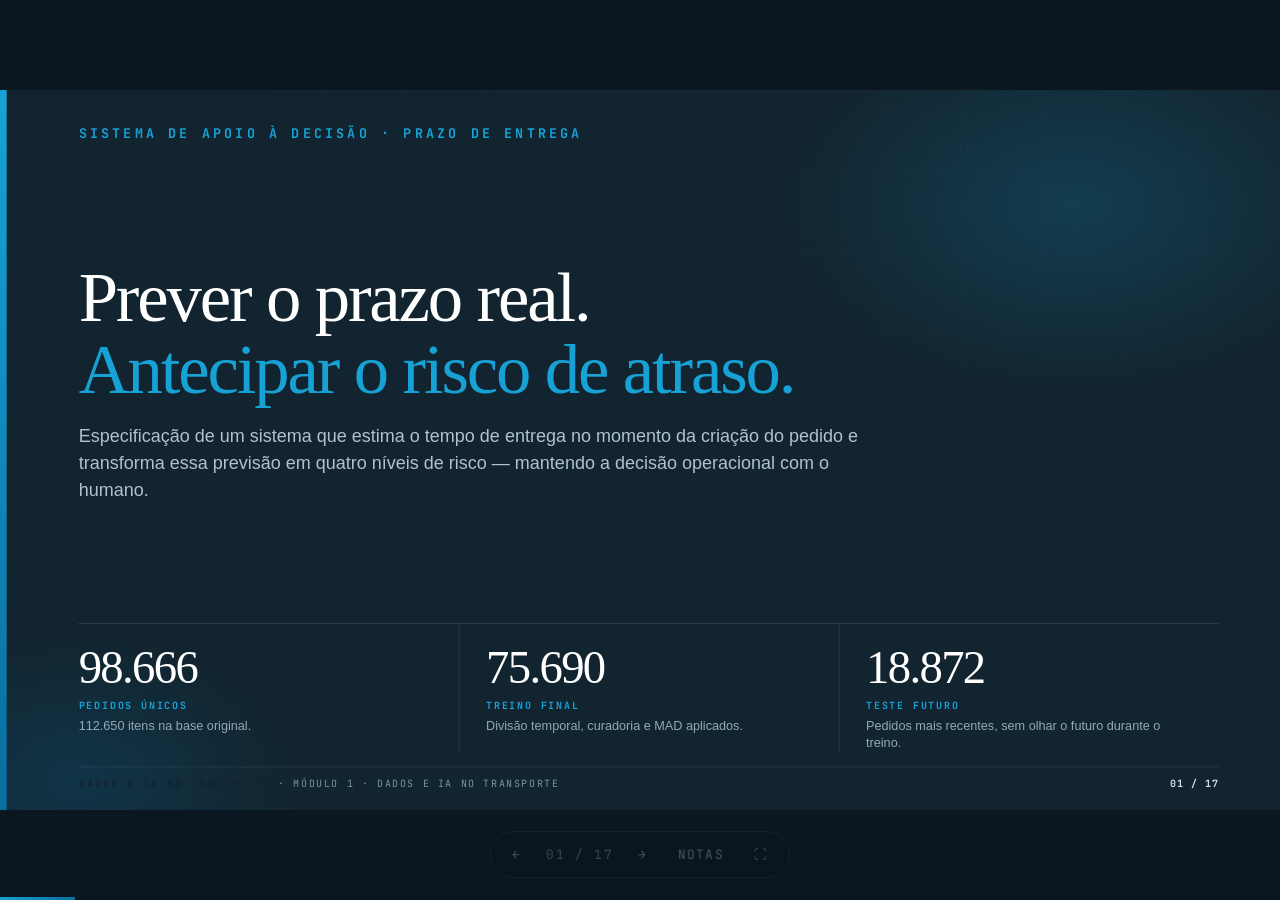
<file: apresentacao_previsao_prazo.html>
<!DOCTYPE html>
<html lang="pt-BR">
<head>
<meta charset="UTF-8"/>
<meta name="viewport" content="width=device-width, initial-scale=1.0"/>
<title>Previsão de Prazo e Risco de Atraso · Dossiê Técnico</title>

<!-- ===========================================================
     TIPOGRAFIA
     Display/serif editorial: Bespoke Serif (Fontshare)
     Texto e interface:       Satoshi (Fontshare)
     Dados e fórmulas:        JetBrains Mono (Google)
     =========================================================== -->
<link rel="preconnect" href="https://api.fontshare.com"/>
<link rel="stylesheet" href="https://api.fontshare.com/v2/css?f[]=bespoke-serif@400,500,700&f[]=satoshi@400,500,700,900&display=swap"/>
<link rel="stylesheet" href="https://fonts.googleapis.com/css2?family=JetBrains+Mono:wght@400;500;700&display=swap"/>

<style>
/* ===========================================================
   1. TOKENS DO SISTEMA DE DESIGN
   Alterar aqui muda o deck inteiro.
   =========================================================== */
:root{
  /* Tinta e papel — paleta editorial quente, pensada para projeção e impressão */
  --ink:#12242F;          /* petróleo profundo: títulos e números */
  --ink-2:#3A5260;        /* corpo de texto */
  --muted:#71889A;        /* metadados, legendas */
  --paper:#F2EFE9;        /* fundo do slide (osso quente) */
  --paper-2:#FBFAF7;      /* superfície de card */
  --rule:#D9D2C6;         /* fio principal */
  --rule-2:#E9E4DA;       /* fio secundário */

  /* Azul institucional, aprofundado para uso editorial */
  --accent:#0A6E9E;
  --accent-2:#17A2D6;
  --accent-wash:#E7F1F6;

  /* Semântica de dados */
  --good:#2C7A5B;  --good-wash:#EAF3EE;
  --warn:#A97317;  --warn-wash:#FAF2E4;
  --bad:#A83B2E;   --bad-wash:#FAEDEB;

  --stage-bg:#0B1720;     /* letterbox ao redor do palco */
  --slide-bg:var(--paper);

  /* Tipografia */
  --display:'Bespoke Serif','Iowan Old Style',Georgia,'Times New Roman',serif;
  --body:'Satoshi','Segoe UI',Helvetica,Arial,sans-serif;
  --mono:'JetBrains Mono',Consolas,'Courier New',monospace;

  /* Movimento */
  --e:cubic-bezier(.16,1,.3,1);
  --dur:.62s;
}

*{margin:0;padding:0;box-sizing:border-box}

/* ===========================================================
   2. BASE DE PALCO FIXO 16:9  (viewport-base.css — íntegro)
   Slides são desenhados em 1920×1080 e o palco inteiro é escalado.
   =========================================================== */
html,body{width:100%;height:100%;margin:0;overflow:hidden;background:var(--stage-bg,#000)}
.deck-viewport{position:fixed;inset:0;overflow:hidden;background:var(--stage-bg,#000)}
.deck-stage{position:absolute;left:0;top:0;width:1920px;height:1080px;overflow:hidden;transform-origin:0 0;background:var(--slide-bg,#fff)}
.slide{position:absolute;inset:0;width:1920px;height:1080px;overflow:hidden;display:block;visibility:hidden;opacity:0;pointer-events:none;background:var(--slide-bg,#fff)}
.slide.active,.slide.visible{visibility:visible;opacity:1;pointer-events:auto;z-index:1}
img,video,canvas,svg{max-width:100%;max-height:100%}
.deck-controls{position:fixed;left:50%;bottom:22px;transform:translateX(-50%);z-index:1000}
@media print{
  html,body{width:1920px;height:auto;overflow:visible;background:#fff}
  .deck-viewport{position:static;overflow:visible;background:#fff}
  .deck-stage{position:static;width:auto;height:auto;transform:none!important;background:none}
  .slide{position:relative;display:block!important;visibility:visible!important;opacity:1!important;pointer-events:auto!important;width:1920px;height:1080px;break-after:page;page-break-after:always}
  .slide:last-child{break-after:auto;page-break-after:auto}
  .deck-controls{display:none!important}
}
@media (prefers-reduced-motion:reduce){
  *,*::before,*::after{animation-duration:.01ms!important;transition-duration:.2s!important}
}

/* ===========================================================
   3. ESTRUTURA DO SLIDE
   Grade: filete de 10px à esquerda, cabeçalho com fio, corpo
   flexível, rodapé fixo. Tudo em px na escala 1920×1080.
   =========================================================== */
.slide{
  font-family:var(--body);color:var(--ink-2);
  padding:52px 92px 78px 118px;
  display:flex;flex-direction:column;
  transition:opacity .5s var(--e);
}
/* filete institucional */
.slide::before{content:"";position:absolute;left:0;top:0;bottom:0;width:10px;
  background:linear-gradient(180deg,var(--accent-2),var(--accent) 55%,#07506F)}
/* textura de papel: grade técnica muito discreta */
.slide::after{content:"";position:absolute;inset:0;pointer-events:none;opacity:.5;
  background-image:linear-gradient(var(--rule-2) 1px,transparent 1px),linear-gradient(90deg,var(--rule-2) 1px,transparent 1px);
  background-size:120px 120px;-webkit-mask-image:radial-gradient(ellipse at 82% 8%,#000 0%,transparent 62%);mask-image:radial-gradient(ellipse at 82% 8%,#000 0%,transparent 62%)}

.head{position:relative;z-index:2;display:flex;align-items:flex-end;justify-content:space-between;gap:48px;
  border-bottom:1px solid var(--rule);padding-bottom:16px;margin-bottom:24px}
.kicker{font-family:var(--mono);font-size:20px;font-weight:700;letter-spacing:.24em;
  text-transform:uppercase;color:var(--accent)}
h2{font-family:var(--display);font-weight:500;font-size:62px;line-height:1.04;
  letter-spacing:-.022em;color:var(--ink);margin-top:14px;max-width:1480px}
h2 em{font-style:normal;color:var(--accent);font-weight:700}
.tag{flex:0 0 auto;font-family:var(--mono);font-size:16px;font-weight:500;letter-spacing:.14em;
  text-transform:uppercase;color:var(--muted);border:1px solid var(--rule);border-radius:999px;padding:9px 16px;background:var(--paper-2)}

.body{position:relative;z-index:2;flex:1;min-height:0;display:flex;flex-direction:column;gap:18px}

.foot{position:absolute;z-index:2;left:118px;right:92px;bottom:30px;display:flex;justify-content:space-between;
  align-items:baseline;border-top:1px solid var(--rule-2);padding-top:14px;
  font-family:var(--mono);font-size:15px;letter-spacing:.16em;text-transform:uppercase;color:var(--muted)}
.foot .pg{color:var(--ink);font-weight:700;letter-spacing:.1em}
.foot strong{color:var(--ink);font-weight:700;letter-spacing:.2em}

/* ===========================================================
   4. COMPONENTES
   =========================================================== */
.grid2{display:grid;grid-template-columns:1fr 1fr;gap:26px}
.grid3{display:grid;grid-template-columns:repeat(3,1fr);gap:22px}
.fill-row{flex:1;min-height:0}
/* grupo de cards com altura natural, centrado no espaço disponível */
.vcenter{align-content:center}
.vcenter>.card{justify-content:flex-start!important}

.card{position:relative;background:var(--paper-2);border:1px solid var(--rule);border-radius:6px;
  padding:26px 30px;display:flex;flex-direction:column;gap:12px}
.card.top-accent::before{content:"";position:absolute;left:-1px;right:-1px;top:-1px;height:3px;
  background:var(--accent);border-radius:6px 6px 0 0}

h3{font-family:var(--display);font-weight:500;font-size:32px;line-height:1.15;letter-spacing:-.015em;color:var(--ink)}
h3 .dir{font-family:var(--mono);font-size:16px;font-weight:500;letter-spacing:.12em;text-transform:uppercase;color:var(--muted);white-space:nowrap}
.eyebrow{font-family:var(--mono);font-size:15px;font-weight:700;letter-spacing:.2em;text-transform:uppercase;color:var(--muted)}
p{font-size:22px;line-height:1.45}
.small{font-size:19px;line-height:1.42;color:var(--muted)}
.tiny{font-size:17px;line-height:1.4;color:var(--muted)}
b,strong{color:var(--ink);font-weight:700}
ul,ol{margin-left:22px;display:flex;flex-direction:column;gap:9px}
li{font-size:21px;line-height:1.4}
.rule{height:1px;background:var(--rule);margin:4px 0}

/* fórmula / código */
.formula{font-family:var(--mono);font-size:20px;line-height:1.5;color:#0E3D53;
  background:var(--accent-wash);border-left:3px solid var(--accent);border-radius:4px;padding:12px 17px}
.formula.band{font-size:26px;text-align:center;border-left:0;border-top:1px solid #C9E1EC;border-bottom:1px solid #C9E1EC;border-radius:0}

/* destaque */
.callout{border:1px solid var(--rule);border-left:4px solid var(--accent);background:#F6FAFC;
  border-radius:4px;padding:14px 19px;font-size:21px;line-height:1.38}
.callout.warn{border-left-color:var(--warn);background:var(--warn-wash);border-color:#EEDFC0}
.callout.bad{border-left-color:var(--bad);background:var(--bad-wash);border-color:#EFD3CE}
.callout.good{border-left-color:var(--good);background:var(--good-wash);border-color:#CFE4D8}

/* etiquetas */
.pill{display:inline-block;font-family:var(--mono);font-size:17px;font-weight:500;
  border:1px solid #BFDCE9;background:#EDF6FA;color:#0A5D85;border-radius:999px;padding:6px 13px}
.pill.gray{border-color:var(--rule);background:#F1EEE8;color:#5B6E7A}
.pill.bad{border-color:#EBC9C3;background:var(--bad-wash);color:var(--bad)}

/* números-chave */
.stat{display:flex;flex-direction:column;gap:8px;justify-content:center}
.stat .n{font-family:var(--display);font-weight:500;font-size:66px;line-height:1;letter-spacing:-.035em;
  color:var(--ink);font-feature-settings:"tnum" 1}
.stat .l{font-family:var(--mono);font-size:15px;font-weight:700;letter-spacing:.18em;text-transform:uppercase;color:var(--accent)}

/* tabelas editoriais: fios, sem preenchimento pesado */
table{width:100%;border-collapse:collapse;font-feature-settings:"tnum" 1}
th{font-family:var(--mono);font-size:15px;font-weight:700;letter-spacing:.14em;text-transform:uppercase;
  color:var(--muted);text-align:left;padding:0 14px 12px;border-bottom:2px solid var(--ink)}
td{font-size:21px;padding:12px 14px;border-bottom:1px solid var(--rule-2);color:var(--ink-2)}
tbody tr:last-child td{border-bottom:0}
td.num,th.num{text-align:right}
tr.hl td{background:var(--accent-wash);color:#0A4B69}
tr.hl td:first-child{box-shadow:inset 3px 0 0 var(--accent)}
tr.hl2 td{background:var(--warn-wash)}
tr.hl2 td:first-child{box-shadow:inset 3px 0 0 var(--warn)}

/* barras horizontais comparativas */
.bars{display:flex;flex-direction:column;gap:2px}
.bars .row{display:grid;grid-template-columns:262px 1fr 100px;gap:18px;align-items:center;height:44px}
.bars .nm{font-size:19px;color:var(--ink-2)}
.bars .tr{height:9px;background:#E4DFD5;border-radius:999px;overflow:hidden}
.bars .fl{display:block;height:100%;width:0;border-radius:999px;
  background:linear-gradient(90deg,var(--accent-2),var(--accent));transition:width 1s var(--e) .15s}
.slide.visible .bars .fl{width:var(--w)}
.bars .vl{font-family:var(--mono);font-size:19px;font-weight:700;color:var(--ink);text-align:right}
.bars .row.best .nm{color:var(--ink);font-weight:700}
.bars .row.best .fl{background:linear-gradient(90deg,#3FBF8E,var(--good))}

/* funil de curadoria */
.funnel{display:grid;grid-template-columns:repeat(7,1fr);gap:16px;height:262px}
.fstep{display:flex;flex-direction:column;justify-content:flex-end;text-align:center}
.fstep .fn{font-family:var(--mono);font-size:20px;font-weight:700;color:var(--ink);margin-bottom:9px}
.fstep .ft{flex:1;display:flex;align-items:flex-end;min-height:0}
.fstep .fb{width:100%;height:0;border-radius:4px 4px 0 0;
  background:linear-gradient(180deg,var(--accent-2),var(--accent));transition:height 1.1s var(--e) .2s}
.slide.visible .fstep .fb{height:var(--h)}
.fstep.last .fb{background:linear-gradient(180deg,#3FBF8E,var(--good))}
.fstep .fcap{font-size:17px;color:var(--muted);line-height:1.25;margin-top:11px;min-height:42px}

/* fronteira temporal */
.axis{display:grid;grid-template-columns:1fr auto 1fr;align-items:center;gap:22px;
  background:var(--paper-2);border:1px solid var(--rule);border-radius:6px;padding:16px 26px}
.axis .seg{display:flex;align-items:center;gap:16px;font-family:var(--mono);font-size:17px;
  letter-spacing:.12em;text-transform:uppercase;color:var(--ink)}
.axis .seg.r{justify-content:flex-end}
.axis .ln{flex:1;height:4px;border-radius:999px}
.axis .ln.x{background:linear-gradient(90deg,#BEE2F0,var(--accent))}
.axis .ln.y{background:linear-gradient(90deg,#CFD6DB,#8C9FAB)}
.axis .cut{font-family:var(--mono);font-size:16px;font-weight:700;letter-spacing:.14em;text-transform:uppercase;
  color:var(--accent);text-align:center;line-height:1.35;padding:4px 20px;
  border-left:2px dashed var(--accent);border-right:2px dashed var(--accent)}

.frow{display:grid;grid-template-columns:162px 1fr;gap:18px;align-items:start;
  padding:13px 0;border-top:1px solid var(--rule-2)}
.frow:first-child{border-top:0;padding-top:4px}
.frow .flab{font-family:var(--mono);font-size:15px;font-weight:700;letter-spacing:.16em;
  text-transform:uppercase;color:var(--ink);padding-top:7px}
.frow .fv{display:flex;flex-wrap:wrap;gap:7px}
.frow .fd{width:100%;font-size:19px;color:var(--muted);line-height:1.35;margin-top:6px}

/* matriz de confusão com marginais */
.cm{display:grid;grid-template-columns:196px 1fr 1fr 152px;grid-template-rows:auto 1fr 1fr auto;gap:10px;flex:1;min-height:0}
.cm .h,.cm .s{display:flex;align-items:center;justify-content:center;text-align:center;
  font-family:var(--mono);font-size:16px;font-weight:700;letter-spacing:.12em;text-transform:uppercase;
  color:var(--ink);background:#EAE5DB;border:1px solid var(--rule);border-radius:5px;padding:12px 8px}
.cm .c{display:flex;flex-direction:column;align-items:center;justify-content:center;gap:6px;
  border:1px solid var(--rule);border-radius:6px;background:var(--paper-2)}
.cm .c .n{font-family:var(--display);font-weight:500;font-size:56px;line-height:1;letter-spacing:-.03em;color:var(--ink);font-feature-settings:"tnum" 1}
.cm .c .l{font-family:var(--mono);font-size:15px;letter-spacing:.1em;text-transform:uppercase;color:var(--muted)}
.cm .c.good{background:var(--good-wash);border-color:#CFE4D8}
.cm .c.warn{background:var(--warn-wash);border-color:#EEDFC0}
.cm .c.bad{background:var(--bad-wash);border-color:#EFD3CE}
.cm .t{display:flex;flex-direction:column;align-items:center;justify-content:center;gap:4px;
  border:1px dashed var(--rule);border-radius:5px;background:#F0EDE6}
.cm .t .n{font-family:var(--mono);font-size:26px;font-weight:700;color:var(--ink)}
.cm .t .l{font-family:var(--mono);font-size:13px;letter-spacing:.14em;text-transform:uppercase;color:var(--muted)}
.cm .t.grand{border-style:solid;background:#E5EFF4;border-color:#C6DEE9}

/* faixas de risco */
.risk{display:grid;grid-template-columns:repeat(4,1fr);gap:20px;flex:1;min-height:0;align-content:center}
.risk .r{position:relative;background:var(--paper-2);border:1px solid var(--rule);border-radius:6px;
  padding:34px 28px;display:flex;flex-direction:column;gap:18px;justify-content:flex-start}
.risk .act{border-top:1px solid var(--rule-2);padding-top:20px;display:flex;flex-direction:column;gap:7px;margin-top:2px}
.risk .act .k{font-family:var(--mono);font-size:14px;font-weight:700;letter-spacing:.18em;text-transform:uppercase;color:var(--accent)}
.risk .act .v{font-size:24px;line-height:1.33;color:var(--ink)}
.risk .r::before{content:"";position:absolute;left:-1px;right:-1px;top:-1px;height:5px;border-radius:6px 6px 0 0}
.risk .low::before{background:var(--good)}
.risk .mod::before{background:#C9A227}
.risk .high::before{background:#C8781F}
.risk .crit::before{background:var(--bad)}
.risk .rt{font-family:var(--display);font-size:46px;font-weight:500;letter-spacing:-.02em;color:var(--ink)}
.risk .rr{font-family:var(--mono);font-size:22px;color:#1F3B49;background:#F0EDE6;
  border:1px solid var(--rule-2);border-radius:4px;padding:13px 14px;text-align:center}
.risk .rd{font-size:25px;line-height:1.36;color:var(--ink-2)}

/* glossario de metricas (ideia da outra versao) */
.gloss{display:grid;grid-template-columns:repeat(4,1fr);gap:20px;flex:1;min-height:0;align-content:center}
.gloss .g{position:relative;background:var(--paper-2);border:1px solid var(--rule);border-radius:6px;
  padding:30px 26px;display:flex;flex-direction:column;gap:18px}
.gloss .g::before{content:"";position:absolute;left:-1px;right:-1px;top:-1px;height:4px;
  background:var(--accent);border-radius:6px 6px 0 0}
.gloss .g.curation::before{background:var(--warn)}
.gloss .sig{font-family:var(--display);font-size:66px;font-weight:500;line-height:1;letter-spacing:-.03em;color:var(--ink)}
.gloss .pt{font-size:24px;line-height:1.28;color:var(--ink)}
.gloss .en{font-family:var(--mono);font-size:16px;margin-top:4px;letter-spacing:.06em;color:var(--muted)}
.gloss .fx{font-family:var(--mono);font-size:18px;line-height:1.5;color:#0E3D53;
  background:var(--accent-wash);border-radius:4px;padding:11px 13px}
.gloss .g.curation .fx{background:var(--warn-wash);color:#6E4A0C}
.gloss .rd{font-family:var(--display);font-size:26px;line-height:1.3;color:var(--ink-2)}
.gloss .use{margin-top:auto;border-top:1px solid var(--rule-2);padding-top:12px}
.gloss .use .k{font-family:var(--mono);font-size:14px;font-weight:700;letter-spacing:.16em;
  text-transform:uppercase;color:var(--accent);margin-bottom:5px}
.gloss .g.curation .use .k{color:var(--warn)}
.gloss .use .v{font-size:19px;line-height:1.35;color:var(--muted)}

/* painel escuro de sintese (ideia da outra versao) */
.panel{background:var(--ink);border-radius:6px;padding:24px 28px;display:flex;align-items:center;gap:26px}
.panel .big{font-family:var(--display);font-size:64px;font-weight:500;line-height:1;letter-spacing:-.04em;color:#fff}
.panel .txt{color:#AFC2CE;font-size:20px;line-height:1.4}
.panel .txt b{color:#fff}
.panel .k{font-family:var(--mono);font-size:14px;font-weight:700;letter-spacing:.18em;
  text-transform:uppercase;color:var(--accent-2);display:block;margin-bottom:6px}

/* cabecalho de tabela com direcao (ideia da outra versao) */
.mn,.mx{font-family:var(--mono);font-weight:700;font-size:17px}
.mn{color:var(--accent)}
.mx{color:var(--good)}
th .u{display:block;font-size:12px;font-weight:500;letter-spacing:.1em;color:var(--accent);margin-top:3px;text-transform:none}

/* escala contínua da folga */
.scale{display:flex;flex-direction:column;gap:9px}
.scale .strip{display:grid;grid-template-columns:1.35fr 1fr 1fr 1fr;height:44px;
  border:1px solid var(--rule);border-radius:6px;overflow:hidden}
.scale .strip div{display:flex;align-items:center;justify-content:center;color:#fff;
  font-family:var(--mono);font-size:16px;font-weight:700;letter-spacing:.16em;text-transform:uppercase}
.scale .strip .z1{background:var(--bad)}
.scale .strip .z2{background:#C8781F}
.scale .strip .z3{background:#B99420}
.scale .strip .z4{background:var(--good)}
.scale .ticks{display:grid;grid-template-columns:1.35fr 1fr 1fr 1fr;
  font-family:var(--mono);font-size:15px;font-weight:700;color:var(--ink)}
.scale .ticks span{text-align:right;padding-right:2px;border-right:1px solid var(--rule);padding-top:2px}
.scale .ticks span:last-child{border-right:0}
.scale .ends{display:flex;justify-content:space-between;font-size:18px;color:var(--muted)}

/* cadeia de decisão */
.chain{display:flex;flex-direction:column;gap:12px}
.chain .node{display:flex;align-items:center;gap:16px;background:var(--paper-2);
  border:1px solid var(--rule);border-radius:5px;padding:13px 17px;font-size:20px;color:var(--ink)}
.chain.lg .node{padding:20px 22px;font-size:23px}
.chain .node .ix{flex:0 0 auto;font-family:var(--mono);font-size:15px;font-weight:700;color:var(--accent);
  border:1px solid #BFDCE9;background:var(--accent-wash);border-radius:4px;padding:5px 9px;letter-spacing:.08em}

/* ===========================================================
   5. SLIDE DE ABERTURA (tinta)
   =========================================================== */
.slide.dark{background:var(--ink);color:#D8E2E8}
.slide.dark::before{background:linear-gradient(180deg,var(--accent-2),#0A6E9E)}
.slide.dark::after{opacity:.28;
  background-image:linear-gradient(rgba(255,255,255,.07) 1px,transparent 1px),linear-gradient(90deg,rgba(255,255,255,.07) 1px,transparent 1px);
  background-size:120px 120px;-webkit-mask-image:radial-gradient(ellipse at 78% 12%,#000 0%,transparent 70%);mask-image:radial-gradient(ellipse at 78% 12%,#000 0%,transparent 70%)}
.glow{position:absolute;inset:0;pointer-events:none;
  background:radial-gradient(720px 460px at 84% 16%,rgba(23,162,214,.20),transparent 62%),
             radial-gradient(560px 380px at 6% 96%,rgba(10,110,158,.22),transparent 60%)}
.slide.dark .kicker{color:var(--accent-2)}
.slide.dark h1{font-family:var(--display);font-weight:500;font-size:106px;line-height:1.02;
  letter-spacing:-.03em;color:#FFFFFF;max-width:1440px}
.slide.dark h1 em{font-style:normal;color:var(--accent-2)}
.slide.dark .lead{font-size:27px;line-height:1.5;color:#AFC2CE;max-width:1180px;margin-top:26px}
.slide.dark .foot{color:#7C93A1;border-top-color:rgba(255,255,255,.14)}
.slide.dark .foot .pg{color:#D8E2E8}
.statband{position:relative;z-index:2;display:grid;grid-template-columns:repeat(3,1fr);gap:0;border-top:1px solid rgba(255,255,255,.16)}
.statband .sb{padding:30px 40px 0;border-left:1px solid rgba(255,255,255,.16)}
.statband .sb:first-child{padding-left:0;border-left:0}
.statband .n{font-family:var(--display);font-weight:500;font-size:70px;line-height:1;letter-spacing:-.035em;
  color:#FFFFFF;font-feature-settings:"tnum" 1}
.statband .l{font-family:var(--mono);font-size:15px;font-weight:700;letter-spacing:.18em;
  text-transform:uppercase;color:var(--accent-2);margin:12px 0 8px}
.statband .d{font-size:19px;line-height:1.4;color:#93A8B6}

/* ===========================================================
   6. ANIMAÇÃO DE ENTRADA (staggered)
   =========================================================== */
.reveal{opacity:0;transform:translateY(26px);
  transition:opacity var(--dur) var(--e),transform var(--dur) var(--e)}
.slide.visible .reveal{opacity:1;transform:none}
.d1{transition-delay:.05s}.d2{transition-delay:.13s}.d3{transition-delay:.21s}
.d4{transition-delay:.29s}.d5{transition-delay:.37s}.d6{transition-delay:.45s}

/* --- variante compacta para o slide de resultados (mais densa do deck) --- */
/* --- variante ampliada para slides de texto: melhor leitura em projeção --- */
.slide.roomy p{font-size:24px}
.slide.roomy li{font-size:23px;line-height:1.42}
.slide.roomy h3{font-size:35px}
.slide.roomy .callout{font-size:23px;padding:16px 21px}
.slide.roomy td{font-size:23px;padding:13px 14px}
.slide.roomy .small{font-size:20px}
.slide.roomy .chain .node{font-size:22px;padding:16px 19px}
.slide.roomy .formula{font-size:21px}

/* --- variante da fronteira temporal: muitos blocos por card --- */
.slide.tight h2{font-size:56px}
.slide.tight .card{padding:20px 24px;gap:9px}
.slide.tight h3{font-size:28px}
.slide.tight .axis{padding:12px 24px}
.slide.tight .pill{font-size:15px;padding:5px 11px}
.slide.tight .frow{padding:9px 0;grid-template-columns:150px 1fr;gap:14px}
.slide.tight .frow .flab{font-size:14px;padding-top:5px}
.slide.tight .frow .fd{font-size:17px;margin-top:4px}
.slide.tight .frow .fv{gap:6px}
.slide.tight .formula{font-size:18px;line-height:1.45;padding:10px 15px}
.slide.tight .formula.band{font-size:22px;padding:11px 15px}
.slide.tight .small{font-size:17px}
.slide.tight .callout{font-size:19px;padding:12px 17px}
.slide.tight .body{gap:14px}

.slide.dense h2{font-size:56px}
.slide.dense .card{padding:22px 26px;gap:10px}
.slide.dense h3{font-size:29px}
.slide.dense .body{gap:14px}
.slide.dense .stat .n{font-size:46px}
.slide.dense .stat .l{font-size:14px}
.slide.dense .small{font-size:17px}
.slide.dense .bars .row{height:31px;grid-template-columns:240px 1fr 92px}
.slide.dense .bars .nm{font-size:18px}
.slide.dense .bars .vl{font-size:18px}
.slide.dense .callout{padding:12px 17px;font-size:19px}
.slide.dense td{font-size:19px;padding:9px 12px}
.slide.dense th{font-size:14px;padding:0 12px 8px}

/* ===========================================================
   7. CHROME FORA DO PALCO (controles, progresso, notas, edição)
   =========================================================== */
.deck-controls{display:flex;align-items:center;gap:8px;
  background:rgba(11,23,32,.82);-webkit-backdrop-filter:blur(8px);backdrop-filter:blur(8px);
  border:1px solid rgba(255,255,255,.14);border-radius:999px;padding:7px 10px;opacity:.3;transition:opacity .3s}
.deck-controls:hover{opacity:1}
.deck-controls button{border:0;background:transparent;color:#D8E2E8;font-family:var(--mono);font-size:13px;
  letter-spacing:.1em;cursor:pointer;padding:7px 11px;border-radius:999px}
.deck-controls button:hover{background:rgba(255,255,255,.12)}
.deck-controls .count{font-family:var(--mono);font-size:13px;color:#9FB3C0;padding:0 6px;letter-spacing:.12em}
.bar-progress{position:fixed;left:0;bottom:0;height:3px;width:0;z-index:1001;
  background:linear-gradient(90deg,var(--accent-2),var(--accent));transition:width .35s var(--e)}
.notes{position:fixed;right:24px;bottom:74px;width:520px;max-height:44vh;overflow:auto;z-index:1002;
  display:none;background:rgba(9,22,30,.96);color:#DCE7ED;border:1px solid rgba(255,255,255,.14);
  border-radius:10px;padding:20px 22px;font-family:var(--body);font-size:15px;line-height:1.5}
.notes.show{display:block}
.notes b{color:var(--accent-2)}
.edit-hotzone{position:fixed;top:0;left:0;width:80px;height:80px;z-index:10000;cursor:pointer}
.edit-toggle{position:fixed;top:16px;left:16px;z-index:10001;opacity:0;pointer-events:none;
  transition:opacity .3s;border:1px solid rgba(255,255,255,.16);background:rgba(11,23,32,.86);
  color:#D8E2E8;font-family:var(--mono);font-size:12px;letter-spacing:.12em;border-radius:999px;
  padding:9px 14px;cursor:pointer}
.edit-toggle.show,.edit-toggle.active{opacity:1;pointer-events:auto}
.edit-toggle.active{border-color:var(--accent-2);color:#fff}
body.editing [contenteditable="true"]{outline:1px dashed var(--accent-2);outline-offset:3px;border-radius:3px}
</style>
</head>
<body>
<div class="deck-viewport">
<main class="deck-stage" id="deckStage">

<!-- =========================================================
     SLIDE 01 · ABERTURA
     ========================================================= -->
<section class="slide dark active" data-notes="<b>Mensagem:</b> abrir pelo problema, não pela tecnologia. O sistema é de apoio à decisão e nasce no momento da criação do pedido.">
  <div class="glow"></div>
  <div class="head" style="border-bottom:0;padding-bottom:0;margin-bottom:0;display:block">
    <div class="kicker reveal d1">Sistema de apoio à decisão · Prazo de entrega</div>
  </div>
  <div class="body" style="justify-content:center;gap:0">
    <h1 class="reveal d2">Prever o prazo real.<br/><em>Antecipar o risco de atraso.</em></h1>
    <p class="lead reveal d3">Especificação de um sistema que estima o tempo de entrega no momento da criação do pedido e transforma essa previsão em quatro níveis de risco — mantendo a decisão operacional com o humano.</p>
  </div>
  <div class="statband reveal d4" style="margin-bottom:8px">
    <div class="sb"><div class="n">98.666</div><div class="l">pedidos únicos</div><div class="d">112.650 itens na base original.</div></div>
    <div class="sb"><div class="n">75.690</div><div class="l">treino final</div><div class="d">Divisão temporal, curadoria e MAD aplicados.</div></div>
    <div class="sb"><div class="n">18.872</div><div class="l">teste futuro</div><div class="d">Pedidos mais recentes, sem olhar o futuro durante o treino.</div></div>
  </div>
  <div class="foot"><span><strong>Dados e IA no transporte</strong> · Módulo 1 · Dados e IA no transporte</span><span class="pg">01 / 17</span></div>
</section>

<!-- =========================================================
     SLIDE 02 · OBJETIVO E AÇÕES
     ========================================================= -->
<section class="slide roomy" data-notes="<b>Mensagem:</b> reforçar que rota ainda não existe na criação do pedido. O risco orienta a decisão, mas não executa ação.">
  <div class="head">
    <div><div class="kicker reveal d1">1 · Objetivo &nbsp;+&nbsp; 2 · Ações</div>
    <h2 class="reveal d2">O sistema serve para agir <em>antes</em> do atraso acontecer</h2></div>
  </div>
  <div class="body">
    <div class="grid2 fill-row vcenter">
      <div class="card top-accent reveal d3" style="justify-content:space-between">
        <div style="display:flex;flex-direction:column;gap:18px">
          <div class="eyebrow">Propósito em uma frase</div>
          <p style="font-family:var(--display);font-size:50px;line-height:1.18;color:var(--ink);font-weight:400;letter-spacing:-.015em">“Estimar antecipadamente o prazo real de novos pedidos e indicar aqueles com risco de ultrapassar a data prometida.”</p>
        </div>
        <div style="display:flex;flex-direction:column;gap:16px">
          <div class="rule"></div>
          <p><b>Não faz:</b> não altera promessa, rota ou prioridade sozinho.</p>
          <p><b>Critério de negócio:</b> reduzir multa não antecipada e apoiar decisões antes do vencimento.</p>
        </div>
      </div>
      <div class="card reveal d4" style="justify-content:space-between">
        <div style="display:flex;flex-direction:column;gap:18px">
          <h3>Ações possíveis após o alerta</h3>
          <div class="chain lg">
            <div class="node"><span class="ix">01</span> Priorizar expedição / processamento</div>
            <div class="node"><span class="ix">02</span> Avaliar alternativa de rota após a roteirização existir</div>
            <div class="node"><span class="ix">03</span> Acionar o responsável operacional quando necessário</div>
          </div>
        </div>
        <div class="callout"><b>Fronteira:</b> o modelo informa; o operador de planejamento decide o que fazer.</div>
      </div>
    </div>
  </div>
  <div class="foot"><span><strong>Dados e IA no transporte</strong> · Objetivo operacional + ações executáveis</span><span class="pg">02 / 17</span></div>
</section>

<!-- =========================================================
     SLIDE · FONTE, PROVENIÊNCIA E LGPD
     ========================================================= -->
<section class="slide" data-notes="<b>Mensagem:</b> a base é pública e anonimizada, própria para prova de conceito. O que a fonte não documenta é registrado como lacuna, não preenchido por suposição.">
  <div class="head">
    <div><div class="kicker reveal d1">3.1–3.3 · Alegação, fonte e proveniência</div>
    <h2 class="reveal d2">Dados públicos para uma <em>prova de conceito</em></h2></div>
    <span class="tag reveal d2">Olist · Kaggle</span>
  </div>
  <div class="body" style="gap:20px">
    <div class="grid3 reveal d3">
      <div class="card stat"><div class="n">~100 mil</div><div class="l">pedidos de e-commerce brasileiro</div></div>
      <div class="card stat"><div class="n">2016–2018</div><div class="l">período aproximado da fonte</div></div>
      <div class="card stat"><div class="n">8</div><div class="l">tabelas conectadas</div><p class="small">Pedidos · itens · produtos · vendedores · clientes · pagamentos · avaliações · geolocalização.</p></div>
    </div>
    <div class="grid2 fill-row vcenter reveal d4">
      <div class="card top-accent">
        <h3>Fonte e proveniência</h3>
        <p><b>Brazilian E-Commerce Public Dataset by Olist</b> — disponibilizado pela Olist no Kaggle.</p>
        <p class="small">A fonte descreve os dados comerciais reais como anonimizados. A autoria real de cada campo e a cadeia de sistemas atravessados não estão integralmente documentadas.</p>
      </div>
      <div class="card">
        <h3>Como a operação funciona</h3>
        <p>A Olist conecta pequenos lojistas a marketplaces. Após a compra, o vendedor prepara o pedido e o envio ocorre pela rede logística e por parceiros.</p>
        <p class="small">Por isso o prazo depende de carga, geografia e calendário — não de uma rota conhecida na criação.</p>
      </div>
    </div>
    <div class="callout warn reveal d5"><b>LGPD — limites documentais:</b> a fonte não documenta base legal original, prazo de retenção, controles de acesso nem a cadeia completa de sistemas. Em produção, esses elementos precisariam ser formalizados antes de qualquer uso.</div>
  </div>
  <div class="foot"><span><strong>Dados e IA no transporte</strong> · Fonte: Olist / Kaggle · uso restrito a prova de conceito</span><span class="pg">03 / 17</span></div>
</section>
<!-- =========================================================
     SLIDE 03 · FRONTEIRA TEMPORAL (LEAKAGE)
     ========================================================= -->
<section class="slide tight" data-notes="<b>Mensagem:</b> explicar a diferença treino vs uso futuro. O histórico conhece o resultado porque o evento já aconteceu.">
  <div class="head">
    <div><div class="kicker reveal d1">3.2 · Adequação dos dados</div>
    <h2 class="reveal d2">A fronteira temporal evita <em>leakage</em></h2></div>
    <span class="tag reveal d2">corte temporal · 25/05/2018</span>
  </div>
  <div class="body" style="gap:20px">
    <div class="axis reveal d3">
      <div class="seg">Passado do pedido<div class="ln x"></div></div>
      <div class="cut">Criação do pedido<br/>corte de informação</div>
      <div class="seg r"><div class="ln y"></div>Futuro do pedido</div>
    </div>
    <div class="grid2 fill-row">
      <div class="card top-accent reveal d4" style="justify-content:space-between">
        <h3>Antes do corte · entra em <span style="font-family:var(--mono);color:var(--accent)">X</span></h3>
        <div>
          <div class="frow"><div class="flab">Carga</div><div class="fv">
            <span class="pill">peso real total</span><span class="pill">peso volumétrico</span><span class="pill">maior dimensão</span><span class="pill">nº itens</span>
            <div class="fd">Peso, volume e maior dimensão do pacote, mais a quantidade de itens.</div></div></div>
          <div class="frow"><div class="flab">Geografia</div><div class="fv">
            <span class="pill">distância Haversine</span><span class="pill">UF origem</span><span class="pill">UF destino</span><span class="pill">mesma UF</span>
            <div class="fd">Origem, destino e distância em linha reta — proxy da rota, que ainda não existe.</div></div></div>
          <div class="frow"><div class="flab">Tempo e produto</div><div class="fv">
            <span class="pill">tendência temporal</span><span class="pill">mês</span><span class="pill">dia da semana</span><span class="pill">categoria</span>
            <div class="fd">Quando o pedido nasce e o que ele contém.</div></div></div>
        </div>
        <div class="formula">distância = Haversine(lat/lon origem, lat/lon destino)<br/>peso volumétrico = comprimento × altura × largura / 6000</div>
        <p class="small">Somente informações disponíveis — ou deriváveis — quando o pedido nasce.</p>
      </div>
      <div class="card reveal d5" style="justify-content:space-between">
        <h3>Depois do corte · ensina e avalia <span style="font-family:var(--mono);color:var(--accent)">Y</span></h3>
        <div>
          <div class="frow"><div class="flab">Alvo (Y)</div><div class="fv">
            <span class="pill gray">data real de entrega</span><span class="pill gray">delivery_days</span>
            <div class="fd">O que o modelo aprende a prever: dias entre criação e entrega.</div></div></div>
          <div class="frow"><div class="flab">Avaliação</div><div class="fv">
            <span class="pill gray">delivered_late</span><span class="pill gray">dias de atraso</span>
            <div class="fd">Usados só para medir acerto, recall e multa — nunca para treinar X.</div></div></div>
          <div class="frow"><div class="flab">Nunca em X</div><div class="fv">
            <span class="pill bad">qualquer campo pós-criação</span>
            <div class="fd">Status, datas de aprovação, postagem ou entrega: conhecidos depois do corte.</div></div></div>
        </div>
        <div class="formula">delivery_days = data_entrega − data_criação<br/>delivered_late = data_entrega &gt; data_prometida</div>
        <p class="small">Dados pós-criação constroem o alvo e medem o resultado — nunca alimentam a previsão.</p>
      </div>
    </div>
    <div class="formula band reveal d6">X_criação &nbsp;→&nbsp; modelo &nbsp;→&nbsp; ŷ = prazo previsto &nbsp;&nbsp;|&nbsp;&nbsp; Y_futuro = prazo real observado</div>
    <div class="grid2 reveal d6">
      <div class="callout warn"><b>3.1 Alegação:</b> autoria real dos campos não está documentada na base fornecida.</div>
      <div class="callout warn"><b>3.3 Proveniência:</b> sistemas atravessados, acessos, LGPD e retenção não estão documentados.</div>
    </div>
  </div>
  <div class="foot"><span><strong>Dados e IA no transporte</strong> · O que não sabemos é registrado como lacuna — não inventado</span><span class="pg">04 / 17</span></div>
</section>

<!-- =========================================================
     SLIDE 04 · CURADORIA (FUNIL)
     ========================================================= -->
<section class="slide" data-notes="<b>Números:</b> 1.719 em andamento; 468 sem modelo de prazo; 19 categorias raras; 384 removidos do treino e 165 do teste; 74 outliers MAD removidos do treino.">
  <div class="head">
    <div><div class="kicker reveal d1">3.4 · Curadoria</div>
    <h2 class="reveal d2">Da base bruta à base oficial de modelagem</h2></div>
    <span class="tag reveal d2">−22.976 pedidos · −23,3%</span>
  </div>
  <div class="body" style="gap:30px">
    <div class="funnel reveal d3">
      <div class="fstep"><div class="fn">98.666</div><div class="ft"><div class="fb" style="--h:100%"></div></div><div class="fcap">pedidos únicos</div></div>
      <div class="fstep"><div class="fn">97.388</div><div class="ft"><div class="fb" style="--h:98.7%"></div></div><div class="fcap">sem múltiplas origens</div></div>
      <div class="fstep"><div class="fn">95.201</div><div class="ft"><div class="fb" style="--h:96.5%"></div></div><div class="fcap">com prazo real observável</div></div>
      <div class="fstep"><div class="fn">95.185</div><div class="ft"><div class="fb" style="--h:96.5%"></div></div><div class="fcap">peso / dimensão válidos</div></div>
      <div class="fstep"><div class="fn">76.148</div><div class="ft"><div class="fb" style="--h:77.2%"></div></div><div class="fcap">80% mais antigos</div></div>
      <div class="fstep"><div class="fn">75.764</div><div class="ft"><div class="fb" style="--h:76.8%"></div></div><div class="fcap">após categorias raras</div></div>
      <div class="fstep last"><div class="fn">75.690</div><div class="ft"><div class="fb" style="--h:76.7%"></div></div><div class="fcap">treino final após MAD</div></div>
    </div>
    <div class="grid3 reveal d4">
      <div class="card"><h3>Categoria</h3><p><b>&lt; 50 no treino:</b> exclui por decisão de negócio — <b>384</b> removidos.</p><p><b>Ausente:</b> <span class="pill gray">SEM_CATEGORIA</span></p></div>
      <div class="card"><h3>Localização</h3><p>Geografia inválida ou ausente vira <span class="pill gray">SEM_LOCAL</span> — não imputamos distância falsa.</p><p class="small">1.033 pedidos no pool modelável.</p></div>
      <div class="card"><h3>Prazo</h3><p><b>Em andamento:</b> fora da modelagem (<b>1.719</b>).</p><p><b>Extremo:</b> MAD no treino removeu <b>74</b>; permanecem na base histórica.</p></div>
    </div>
  </div>
  <div class="foot"><span><strong>Dados e IA no transporte</strong> · Curadoria com regra explícita e antes/depois mensurável</span><span class="pg">05 / 17</span></div>
</section>

<!-- =========================================================
     SLIDE 05 · TRANSFORMAÇÕES
     ========================================================= -->
<section class="slide tight" data-notes="<b>Mensagem:</b> distinguir “dado extremo real” de “erro de dado”. O MAD é aplicado somente no treino; o teste mantém extremos futuros.">
  <div class="head">
    <div><div class="kicker reveal d1">3.4 · Transparência das transformações</div>
    <h2 class="reveal d2">Sem “caixa-preta” na construção das variáveis</h2></div>
  </div>
  <div class="body">
    <div class="grid2 fill-row reveal d3">
      <div class="card top-accent" style="justify-content:space-between">
        <h3>Peso e dimensão</h3>
        <div style="display:flex;flex-direction:column;gap:9px">
          <div class="formula">Peso real (kg) = product_weight_g / 1000</div>
          <div class="formula">Volume = comprimento × altura × largura</div>
          <div class="formula">Peso volumétrico = volume / 6000</div>
          <div class="formula">Maior dimensão = máx(C, A, L)</div>
        </div>
        <p><b>No pedido:</b> somamos os pesos dos itens e usamos a maior dimensão observada.</p>
        <p class="small">Volume não entra junto do peso volumétrico por redundância determinística.</p>
      </div>
      <div class="card" style="justify-content:space-between">
        <h3>Distância</h3>
        <div class="formula">distance_km = Haversine(lat_origem, lon_origem,<br/>&nbsp;&nbsp;&nbsp;&nbsp;&nbsp;&nbsp;&nbsp;&nbsp;&nbsp;&nbsp;&nbsp;&nbsp;&nbsp;&nbsp;&nbsp;&nbsp;&nbsp;&nbsp;&nbsp;&nbsp;&nbsp;&nbsp;lat_destino, lon_destino)</div>
        <p>É uma <b>proxy geográfica disponível na criação</b>, independente da rota futura.</p>
        <div class="callout good"><b>Sinal observado:</b> correlação de Spearman ≈ 0,54 com o prazo — muito superior ao efeito isolado de peso e dimensão.</div>
      </div>
    </div>
    <div class="grid2 fill-row reveal d4">
      <div class="card" style="justify-content:space-between">
        <h3>Outlier de prazo</h3>
        <div style="display:flex;flex-direction:column;gap:9px">
          <div class="formula">x = log(1 + delivery_days)</div>
          <div class="formula">M = 0,6745 × (x − mediana(x)) / MAD</div>
        </div>
        <p><b>OUTLIER_PRAZO</b> quando M &gt; 3,5 — marcado, não apagado.</p>
      </div>
      <div class="card" style="justify-content:space-between">
        <h3>Regra temporal</h3>
        <p>Treino e teste são separados por tempo, nunca aleatoriamente.</p>
        <div class="stat"><div class="n" style="font-size:46px">80% passado → 20% futuro</div><div class="l">corte observado: 25/05/2018</div></div>
      </div>
    </div>
  </div>
  <div class="foot"><span><strong>Dados e IA no transporte</strong> · Transformações reproduzíveis e auditáveis</span><span class="pg">06 / 17</span></div>
</section>

<!-- =========================================================
     SLIDE · GLOSSÁRIO DE MÉTRICAS
     ========================================================= -->
<section class="slide" data-notes="<b>Mensagem:</b> cada fórmula tem leitura humana e finalidade. MAE, RMSE e P90 avaliam a previsão; MAD é curadoria de dados, não qualidade preditiva.">
  <div class="head">
    <div><div class="kicker reveal d1">4.1 · Glossário</div>
    <h2 class="reveal d2">MAE, RMSE e P90 avaliam; <em>MAD faz curadoria</em></h2></div>
    <span class="tag reveal d2">erro sempre em dias</span>
  </div>
  <div class="body">
    <div class="gloss reveal d3">
      <div class="g">
        <div class="sig">MAE</div>
        <div><div class="pt">Erro Absoluto Médio</div><div class="en">Mean Absolute Error</div></div>
        <div class="fx">MAE = média(|real − previsto|)</div>
        <div class="rd">“Em média, a previsão erra X dias.”</div>
        <div class="use"><div class="k">avaliação preditiva</div><div class="v">Métrica principal de comparação e base do go/no-go.</div></div>
      </div>
      <div class="g">
        <div class="sig">RMSE</div>
        <div><div class="pt">Raiz do Erro Quadrático Médio</div><div class="en">Root Mean Squared Error</div></div>
        <div class="fx">RMSE = √média((real − previsto)²)</div>
        <div class="rd">“Penaliza mais os erros muito grandes.”</div>
        <div class="use"><div class="k">avaliação preditiva</div><div class="v">Bem acima do MAE indica peso dos erros extremos.</div></div>
      </div>
      <div class="g">
        <div class="sig">P90</div>
        <div><div class="pt">Percentil 90 do erro absoluto</div><div class="en">90th percentile of absolute error</div></div>
        <div class="fx">P90 = percentil₉₀(|real − previsto|)</div>
        <div class="rd">“Em 90% dos pedidos o erro foi ≤ X dias.”</div>
        <div class="use"><div class="k">incerteza do modelo</div><div class="v">Referência da folga operacional, após aprovação.</div></div>
      </div>
      <div class="g curation">
        <div class="sig">MAD</div>
        <div><div class="pt">Mediana do Desvio Absoluto</div><div class="en">Median Absolute Deviation</div></div>
        <div class="fx">MAD = mediana(|x − mediana(x)|)</div>
        <div class="rd">“Dispersão robusta, pouco afetada por extremos.”</div>
        <div class="use"><div class="k">curadoria · não é acurácia</div><div class="v">Z-score modificado sobre log(1 + delivery_days) marca OUTLIER_PRAZO no treino.</div></div>
      </div>
    </div>
  </div>
  <div class="foot"><span><strong>Dados e IA no transporte</strong> · Erro em dias · MAD aplicado somente no treino</span><span class="pg">07 / 17</span></div>
</section>
<!-- =========================================================
     SLIDE · BASELINES E VALIDAÇÃO TEMPORAL
     ========================================================= -->
<section class="slide" data-notes="<b>Mensagem:</b> o teste futuro simula a produção. A mediana por faixa de distância é o patamar que qualquer modelo precisa vencer.">
  <div class="head">
    <div><div class="kicker reveal d1">4.1 · Baselines e validação temporal</div>
    <h2 class="reveal d2">A regra simples define o <em>patamar mínimo</em></h2></div>
    <span class="tag reveal d2">corte temporal · 25/05/2018</span>
  </div>
  <div class="body" style="gap:22px">
    <div class="axis reveal d3">
      <div class="seg">Treino · 75.690 pedidos anteriores<div class="ln x"></div></div>
      <div class="cut">25/05/2018<br/>divisão 80/20 no tempo</div>
      <div class="seg r"><div class="ln y"></div>Teste · 18.872 pedidos futuros</div>
    </div>
    <div class="grid4 reveal d4" style="display:grid;grid-template-columns:repeat(4,1fr);gap:20px">
      <div class="card stat"><div class="n" style="font-size:52px">13,44 d</div><div class="l">média</div><p class="small">Prevê o prazo médio histórico do treino.</p></div>
      <div class="card stat"><div class="n" style="font-size:52px">11,22 d</div><div class="l">mediana</div><p class="small">Prevê o prazo central robusto do treino.</p></div>
      <div class="card stat"><div class="n" style="font-size:40px">7,24–17,00 d</div><div class="l">IQQ · Q1 a Q3</div><p class="small">Intervalo interquartil. Cobertura no teste: 45,37%.</p></div>
      <div class="card stat top-accent"><div class="n" style="font-size:52px">4,372 d</div><div class="l">mediana por distância</div><p class="small">Melhor MAE da rodada.</p></div>
    </div>
    <div class="card fill-row reveal d5" style="justify-content:center;gap:16px">
      <h3>MAE de cada baseline no teste futuro <span class="dir">menor é melhor ↓</span></h3>
      <div class="bars">
        <div class="row best"><div class="nm">Mediana por faixa de distância</div><div class="tr"><span class="fl" style="--w:67.9%"></span></div><div class="vl">4,372 d</div></div>
        <div class="row"><div class="nm">Mediana</div><div class="tr"><span class="fl" style="--w:77.4%"></span></div><div class="vl">4,985 d</div></div>
        <div class="row"><div class="nm">Média</div><div class="tr"><span class="fl" style="--w:99%"></span></div><div class="vl">6,375 d</div></div>
      </div>
      <p class="small">O IQQ não gera previsão pontual: entra como faixa de referência, com 45,37% de cobertura no teste.</p>
    </div>
    <div class="panel reveal d6">
      <div class="big">4,372</div>
      <div class="txt"><span class="k">patamar a vencer · MAE em dias</span>Treinar no passado e avaliar em pedidos posteriores reproduz a direção da decisão real. <b>Qualquer modelo precisa superar essa regra simples para justificar sua adoção.</b></div>
    </div>
  </div>
  <div class="foot"><span><strong>Dados e IA no transporte</strong> · Baselines calculados a partir do treino</span><span class="pg">08 / 17</span></div>
</section>
<!-- =========================================================
     SLIDE 06 · CRITÉRIO DE ADEQUAÇÃO (GO/NO-GO)
     ========================================================= -->
<section class="slide">
  <div class="head">
    <div><div class="kicker reveal d1">4.1 · Adequação da análise</div>
    <h2 class="reveal d2">O critério de aprovação é fixado <em>antes</em> do resultado</h2></div>
  </div>
  <div class="body">
    <div class="grid3 fill-row vcenter reveal d3">
      <div class="card"><h3>Baselines</h3><ul>
        <li>Média histórica</li><li>Mediana histórica</li><li>IQQ (faixa Q1–Q3)</li><li>Mediana por faixa de distância</li></ul></div>
      <div class="card"><h3>Modelos testados</h3><ul>
        <li>Regressão Linear</li><li>Random Forest</li><li>Gradient Boosting</li></ul></div>
      <div class="card top-accent"><h3>Critério de aprovação</h3>
        <div class="callout good"><b>GO:</b> superar o melhor baseline no MAE e não piorar o Recall do modelo vigente.</div>
        <div class="callout bad"><b>NO-GO:</b> sem ganho comprovado, não entra em produção.</div>
        <p class="small">O critério é fixado antes de olhar os resultados. As métricas e suas direções estão no glossário.</p>
      </div>
    </div>
    <div class="formula band reveal d4">Go/no-go: superar o melhor baseline no MAE &nbsp;+&nbsp; não piorar o Recall do modelo vigente</div>
    <div class="grid2 reveal d5">
      <div class="callout"><b>Erro prioritário:</b> falso negativo — deixar passar um pedido que realmente atrasará.</div>
      <div class="callout warn"><b>Multa assumida:</b> 10% do valor do frete × dias de atraso.</div>
    </div>
  </div>
  <div class="foot"><span><strong>Dados e IA no transporte</strong> · Método adequado = desempenho visível contra baseline + custo do erro</span><span class="pg">09 / 17</span></div>
</section>

<!-- =========================================================
     SLIDE 07 · RESULTADO DOS MODELOS
     ========================================================= -->
<section class="slide dense" data-notes="<b>Mensagem:</b> não esconder o resultado. O baseline por distância é melhor em prazo; a regressão linear é melhor em recall e multa. Isso cria uma decisão de negócio, não um “vencedor automático”.">
  <div class="head">
    <div><div class="kicker reveal d1">4.1 · Resultado dos modelos</div>
    <h2 class="reveal d2">O melhor preditor de prazo foi uma <em>regra simples por distância</em></h2></div>
    <span class="tag reveal d2">teste futuro · 18.872 pedidos</span>
  </div>
  <div class="body" style="gap:22px">
    <div class="grid2 reveal d3">
      <div class="card"><h3>MAE — erro médio em dias <span class="dir">menor é melhor ↓</span></h3>
        <div class="bars">
          <div class="row best"><div class="nm">Mediana por distância</div><div class="tr"><span class="fl" style="--w:67.9%"></span></div><div class="vl">4,37 d</div></div>
          <div class="row"><div class="nm">Mediana</div><div class="tr"><span class="fl" style="--w:77.4%"></span></div><div class="vl">4,99 d</div></div>
          <div class="row"><div class="nm">Random Forest</div><div class="tr"><span class="fl" style="--w:81.8%"></span></div><div class="vl">5,27 d</div></div>
          <div class="row"><div class="nm">Gradient Boosting</div><div class="tr"><span class="fl" style="--w:90.7%"></span></div><div class="vl">5,84 d</div></div>
          <div class="row"><div class="nm">Média</div><div class="tr"><span class="fl" style="--w:99%"></span></div><div class="vl">6,38 d</div></div>
          <div class="row"><div class="nm">Regressão Linear</div><div class="tr"><span class="fl" style="--w:100%"></span></div><div class="vl">6,44 d</div></div>
        </div>
        <div class="callout good"><b>Resultado:</b> nenhum modelo de ML superou o melhor baseline no MAE.</div>
      </div>
      <div class="card"><h3>Recall — atrasos capturados <span class="dir">maior é melhor ↑</span></h3>
        <div class="bars">
          <div class="row best"><div class="nm">Regressão Linear</div><div class="tr"><span class="fl" style="--w:100%"></span></div><div class="vl">71,3%</div></div>
          <div class="row"><div class="nm">Média</div><div class="tr"><span class="fl" style="--w:95%"></span></div><div class="vl">67,8%</div></div>
          <div class="row"><div class="nm">Mediana</div><div class="tr"><span class="fl" style="--w:86.2%"></span></div><div class="vl">61,5%</div></div>
          <div class="row"><div class="nm">Gradient Boosting</div><div class="tr"><span class="fl" style="--w:81.9%"></span></div><div class="vl">58,4%</div></div>
          <div class="row"><div class="nm">Random Forest</div><div class="tr"><span class="fl" style="--w:76.9%"></span></div><div class="vl">54,8%</div></div>
          <div class="row"><div class="nm">Mediana por distância</div><div class="tr"><span class="fl" style="--w:63.6%"></span></div><div class="vl">45,4%</div></div>
        </div>
        <div class="callout warn"><b>Tensão:</b> melhor MAE não significa melhor detecção de atrasos.</div>
      </div>
    </div>
    <div class="reveal d4">
      <div class="eyebrow" style="margin-bottom:12px">As seis métricas do go/no-go nos dois extremos do ranking</div>
      <table>
        <thead><tr><th>Métrica — o que mede<span class="u">direção desejada</span></th><th class="num">Mediana por distância</th><th class="num">Regressão Linear</th><th>Vence</th></tr></thead>
        <tbody>
          <tr class="hl"><td><b>MAE</b> — erro médio, em dias <span class="mn">↓</span></td><td class="num"><b>4,37 d</b></td><td class="num">6,44 d</td><td>Mediana por distância</td></tr>
          <tr class="hl"><td><b>RMSE</b> — penaliza erros grandes <span class="mn">↓</span></td><td class="num"><b>5,83 d</b></td><td class="num">7,62 d</td><td>Mediana por distância</td></tr>
          <tr class="hl"><td><b>P90 do erro</b> — pior caso típico <span class="mn">↓</span></td><td class="num"><b>8,01 d</b></td><td class="num">11,22 d</td><td>Mediana por distância</td></tr>
          <tr class="hl2"><td><b>Recall</b> — atrasos reais capturados <span class="mx">↑</span></td><td class="num">45,4%</td><td class="num"><b>71,3%</b></td><td>Regressão Linear</td></tr>
          <tr class="hl"><td><b>Precision</b> — alertas que se confirmam <span class="mx">↑</span></td><td class="num"><b>22,5%</b></td><td class="num">16,1%</td><td>Mediana por distância</td></tr>
          <tr class="hl2"><td><b>Multa identificada</b> — R$ evitável detectado <span class="mx">↑</span></td><td class="num">23,2%</td><td class="num"><b>48,1%</b></td><td>Regressão Linear</td></tr>
        </tbody>
      </table>
      <p class="tiny" style="margin-top:10px">Go/no-go atual: superar o melhor baseline no <b>MAE</b> sem piorar o <b>Recall</b> — nenhum ML cumpriu as duas condições.</p>
    </div>
  </div>
  <div class="foot"><span><strong>Dados e IA no transporte</strong> · Resultado técnico principal da primeira rodada</span><span class="pg">10 / 17</span></div>
</section>

<!-- =========================================================
     SLIDE 08 · CUSTO DO ERRO
     ========================================================= -->
<section class="slide dense">
  <div class="head">
    <div><div class="kicker reveal d1">4.1 · Custo do erro</div>
    <h2 class="reveal d2">O falso negativo tem custo em <em>R$</em></h2></div>
    <span class="tag reveal d2">multa = 10% do frete × dia</span>
  </div>
  <div class="body" style="gap:26px">
    <div class="grid3 reveal d3">
      <div class="card stat"><div class="n">1.012</div><div class="l">atrasos reais no teste</div><p class="small">Entre 18.872 pedidos avaliados.</p></div>
      <div class="card stat"><div class="n">R$ 12.161,33</div><div class="l">multa potencial total</div><p class="small">Regra do projeto: 10% do frete × dias reais de atraso.</p></div>
      <div class="card stat top-accent"><div class="n">48,1%</div><div class="l">maior multa identificada</div><p class="small">Valor observado na Regressão Linear.</p></div>
    </div>
    <div class="reveal d4" style="flex:1;min-height:0">
      <table>
        <thead><tr><th>Método</th><th class="num">TP</th><th class="num">FN</th><th class="num">Precision</th><th class="num">Multa identificada</th><th class="num">Multa não identificada</th></tr></thead>
        <tbody>
          <tr><td>Mediana por distância</td><td class="num">459</td><td class="num">553</td><td class="num">22,5%</td><td class="num">R$ 2.819,68</td><td class="num">R$ 9.341,64</td></tr>
          <tr><td>Random Forest</td><td class="num">555</td><td class="num">457</td><td class="num">18,9%</td><td class="num">R$ 3.909,42</td><td class="num">R$ 8.251,91</td></tr>
          <tr><td>Gradient Boosting</td><td class="num">591</td><td class="num">421</td><td class="num">16,9%</td><td class="num">R$ 4.459,83</td><td class="num">R$ 7.701,49</td></tr>
          <tr class="hl"><td>Regressão Linear</td><td class="num">722</td><td class="num"><b>290</b></td><td class="num">16,1%</td><td class="num"><b>R$ 5.853,19</b></td><td class="num"><b>R$ 6.308,14</b></td></tr>
        </tbody>
      </table>
    </div>
    <div class="callout reveal d5"><b>Leitura:</b> o modelo que mais reduz falso negativo não é o que melhor prevê o número exato de dias. Multa identificada é <b>risco sinalizado</b> — não representa automaticamente economia realizada.</div>
  </div>
  <div class="foot"><span><strong>Dados e IA no transporte</strong> · Negócio: custo do erro, não apenas acurácia</span><span class="pg">11 / 17</span></div>
</section>

<!-- =========================================================
     SLIDE 09 · MATRIZ DE CONFUSÃO
     ========================================================= -->
<section class="slide">
  <div class="head">
    <div><div class="kicker reveal d1">4.1 · Avaliação de atraso</div>
    <h2 class="reveal d2">A matriz de confusão mostra onde o modelo <em>erra de verdade</em></h2></div>
    <span class="tag reveal d2">Regressão Linear · maior recall</span>
  </div>
  <div class="body">
    <div style="display:grid;grid-template-columns:1.42fr .78fr;gap:26px;flex:1;min-height:0">
      <div class="reveal d3" style="display:flex;flex-direction:column;gap:12px;min-height:0">
        <div class="cm">
          <div></div>
          <div class="h">Previsto: no prazo</div>
          <div class="h">Previsto: atraso</div>
          <div class="h">Total real</div>
          <div class="s">Real: no prazo</div>
          <div class="c good"><div class="n">14.100</div><div class="l">Verdadeiro negativo · TN</div></div>
          <div class="c warn"><div class="n">3.760</div><div class="l">Falso positivo · FP</div></div>
          <div class="t"><div class="n">17.860</div><div class="l">TN + FP</div></div>
          <div class="s">Real: atrasou</div>
          <div class="c bad"><div class="n">290</div><div class="l">Falso negativo · FN</div></div>
          <div class="c good"><div class="n">722</div><div class="l">Verdadeiro positivo · TP</div></div>
          <div class="t"><div class="n">1.012</div><div class="l">FN + TP</div></div>
          <div class="h">Total previsto</div>
          <div class="t"><div class="n">14.390</div><div class="l">TN + FN</div></div>
          <div class="t"><div class="n">4.482</div><div class="l">FP + TP</div></div>
          <div class="t grand"><div class="n">18.872</div><div class="l">total</div></div>
        </div>
        <p class="tiny"><b>Acurácia 78,54%</b> · <b>F1 26,28%</b> — regra de classificação: atraso previsto quando <b>prazo previsto &gt; prazo prometido</b>.</p>
      </div>
      <div class="reveal d4" style="display:flex;flex-direction:column;gap:16px;min-height:0">
        <div class="grid2" style="gap:16px">
          <div class="card stat" style="padding:22px 24px;gap:6px"><div class="n" style="font-size:44px">71,34%</div><div class="l">recall</div><p class="tiny">Captura 722 dos 1.012 atrasos reais.</p></div>
          <div class="card stat" style="padding:22px 24px;gap:6px"><div class="n" style="font-size:44px">16,11%</div><div class="l">precision</div><p class="tiny">Parte relevante dos alertas não se confirma.</p></div>
          <div class="card stat" style="padding:22px 24px;gap:6px"><div class="n" style="font-size:44px">28,66%</div><div class="l">atrasos perdidos</div><p class="tiny">290 falsos negativos — o erro mais grave.</p></div>
          <div class="card stat" style="padding:22px 24px;gap:6px"><div class="n" style="font-size:44px">5,36%</div><div class="l">taxa real de atraso</div><p class="tiny">Classe rara: acurácia isolada engana.</p></div>
        </div>
        <div class="callout warn"><b>Leitura de negócio:</b> a regressão captura o maior número de atrasos, mas gera 3.760 alertas desnecessários. O trade-off é coerente com a prioridade dada ao falso negativo.</div>
      </div>
    </div>
  </div>
  <div class="foot"><span><strong>Dados e IA no transporte</strong> · Matriz de confusão · conjunto de teste futuro</span><span class="pg">12 / 17</span></div>
</section>

<!-- =========================================================
     SLIDE 10 · CATEGORIAS DE RISCO
     ========================================================= -->
<section class="slide">
  <div class="head">
    <div><div class="kicker reveal d1">Saída operacional</div>
    <h2 class="reveal d2">Quatro categorias de risco pela <em>folga</em></h2></div>
  </div>
  <div class="body" style="gap:24px">
    <div class="formula band reveal d3">Folga = prazo prometido − prazo previsto</div>
    <div class="risk reveal d4">
      <div class="r low"><div class="rt">Baixo</div><div class="rr">Folga &gt; P90 do erro</div><div class="rd">Há margem maior que 90% dos erros absolutos observados.</div><div class="act"><div class="k">ação sugerida</div><div class="v">Nenhuma ação: o pedido segue o fluxo normal.</div></div></div>
      <div class="r mod"><div class="rt">Moderado</div><div class="rr">MAE &lt; Folga ≤ P90</div><div class="rd">Há margem, mas uma previsão ruim pode consumi-la.</div><div class="act"><div class="k">ação sugerida</div><div class="v">Acompanhar e revisar se a malha piorar.</div></div></div>
      <div class="r high"><div class="rt">Alto</div><div class="rr">0 &lt; Folga ≤ MAE</div><div class="rd">A promessa está dentro do erro típico do modelo.</div><div class="act"><div class="k">ação sugerida</div><div class="v">Priorizar expedição e avaliar alternativa de rota.</div></div></div>
      <div class="r crit"><div class="rt">Crítico</div><div class="rr">Folga ≤ 0</div><div class="rd">O próprio prazo previsto já ultrapassa a promessa.</div><div class="act"><div class="k">ação sugerida</div><div class="v">Acionar o responsável operacional imediatamente.</div></div></div>
    </div>
    <div class="scale reveal d5">
      <div class="strip"><div class="z4">Baixo</div><div class="z3">Moderado</div><div class="z2">Alto</div><div class="z1">Crítico</div></div>
      <div class="ticks"><span>Folga = P90</span><span>Folga = MAE</span><span>Folga = 0</span><span></span></div>
      <div class="ends"><span>mais margem</span><span>promessa já comprometida →</span></div>
    </div>
    <div class="callout warn reveal d6"><b>Importante:</b> as faixas numéricas só são ativadas depois que um modelo passar no go/no-go. A primeira rodada ainda não aprovou nenhum ML.</div>
  </div>
  <div class="foot"><span><strong>Dados e IA no transporte</strong> · Classificação explicável e calibrada pela incerteza real do modelo</span><span class="pg">13 / 17</span></div>
</section>

<!-- =========================================================
     SLIDE 11 · GESTÃO E MONITORAMENTO
     ========================================================= -->
<section class="slide roomy">
  <div class="head">
    <div><div class="kicker reveal d1">4.2 · Gestão</div>
    <h2 class="reveal d2">O modelo precisa continuar merecendo confiança <em>todo mês</em></h2></div>
  </div>
  <div class="body">
    <div class="grid2 fill-row vcenter">
      <div class="card top-accent reveal d3" style="justify-content:space-between">
        <h3>Governança</h3>
        <table>
          <tbody>
            <tr><td style="width:34%"><b>Dono</b></td><td>Gestor de Planejamento</td></tr>
            <tr><td><b>Revalidação</b></td><td>Mensal</td></tr>
            <tr><td><b>Gatilho 1</b></td><td>MAE piora &gt; 10%</td></tr>
            <tr><td><b>Gatilho 2</b></td><td>Recall cai &gt; 10 p.p.</td></tr>
            <tr><td><b>Fallback</b></td><td>Média histórica do prazo</td></tr>
          </tbody>
        </table>
        <p class="small">Monitoramento mensal por UF de origem, UF de destino e categoria, para detectar degradação desigual.</p>
      </div>
      <div class="card reveal d4" style="justify-content:space-between">
        <h3>Go / no-go</h3>
        <div class="callout good"><b>GO:</b> superar o melhor baseline no MAE e não piorar o Recall do modelo vigente.</div>
        <div class="callout bad"><b>NO-GO:</b> se não superar a regra simples, não entra em produção.</div>
        <div class="formula">Modelo suspenso / falha operacional<br/>→ previsão pela média histórica</div>
      </div>
    </div>
  </div>
  <div class="foot"><span><strong>Dados e IA no transporte</strong> · Gestão = dono + cadência + gatilho + fallback</span><span class="pg">14 / 17</span></div>
</section>

<!-- =========================================================
     SLIDE 12 · ÉTICA E DECISÃO
     ========================================================= -->
<section class="slide roomy">
  <div class="head">
    <div><div class="kicker reveal d1">5 · Ética &nbsp;+&nbsp; 6 · Configuração da decisão</div>
    <h2 class="reveal d2">O sistema informa. <em>O humano decide.</em></h2></div>
  </div>
  <div class="body">
    <div class="grid2 fill-row vcenter">
      <div class="card reveal d3" style="justify-content:space-between">
        <h3>Quem carrega o risco</h3>
        <div style="display:flex;flex-direction:column;gap:12px">
          <p><b>Cliente:</b> não receber dentro do prazo prometido.</p>
          <p><b>Gestor / empresa:</b> multa de 10% do frete por dia de atraso.</p>
        </div>
        <div class="callout bad"><b>Legal, mas errado:</b> aumentar deliberadamente o prazo prometido apenas para reduzir o risco de multa, transferindo o custo para o cliente.</div>
        <p class="small">O humano pode ignorar ou reverter a classificação, com justificativa registrada.</p>
      </div>
      <div class="card top-accent reveal d4" style="justify-content:space-between">
        <h3>Quem decide o quê</h3>
        <div class="chain">
          <div class="node"><span class="ix">MODELO</span> propõe prazo, folga e nível de risco</div>
          <div class="node"><span class="ix">OPERADOR</span> Planejamento decide a ação</div>
          <div class="node"><span class="ix">GESTOR</span> Planejamento é o responsável final</div>
        </div>
        <div class="callout"><b>Reversão:</b> o operador pode rever enquanto a ação não foi executada; o gestor pode reverter qualquer decisão relacionada ao modelo.</div>
      </div>
    </div>
  </div>
  <div class="foot"><span><strong>Dados e IA no transporte</strong> · Humano no circuito por desenho, não como contingência</span><span class="pg">15 / 17</span></div>
</section>

<!-- =========================================================
     SLIDE 13 · CONCLUSÃO
     ========================================================= -->
<section class="slide roomy" data-notes="<b>Fechamento:</b> o resultado não é “ML falhou”; é “a regra simples ainda é melhor no critério definido”. O próximo ciclo deve testar se a priorização de falso negativo muda o critério de produção.">
  <div class="head">
    <div><div class="kicker reveal d1">Conclusão</div>
    <h2 class="reveal d2">A primeira rodada respondeu uma pergunta importante</h2></div>
  </div>
  <div class="body">
    <div class="grid2 fill-row vcenter">
      <div class="card reveal d3" style="justify-content:center;gap:20px">
        <h3>O que já sabemos</h3>
        <ul>
          <li>É possível prever prazo usando apenas dados disponíveis na criação.</li>
          <li>Distância é a variável estrutural mais forte observada.</li>
          <li>Na primeira rodada, <b>nenhum ML superou o baseline por distância no MAE</b>.</li>
          <li>Regressão Linear teve o maior Recall e identificou a maior parcela de multa potencial.</li>
          <li>Logo, <b>prever dias</b> e <b>antecipar atraso</b> não são exatamente o mesmo objetivo.</li>
        </ul>
      </div>
      <div class="card top-accent reveal d4" style="justify-content:center;gap:20px">
        <h3>Próximo passo recomendado</h3>
        <ol>
          <li>Otimizar os mesmos modelos no treino, sem tocar no teste.</li>
          <li>Reavaliar o go/no-go contra MAE = <b>4,37 dias</b>.</li>
          <li>Se nenhum ML vencer, assumir formalmente a regra por distância como melhor preditor de prazo.</li>
          <li>Revisitar o critério de escolha se o negócio priorizar Recall e multa acima do MAE.</li>
        </ol>
        <div class="callout"><b>Conclusão de governança:</b> sofisticação só entra se gerar ganho comprovável.</div>
      </div>
    </div>
  </div>
  <div class="foot"><span><strong>Dados e IA no transporte</strong> · Especificação pronta para continuar no Módulo 2 · aplicação prática</span><span class="pg">16 / 17</span></div>
</section>

<!-- =========================================================
     SLIDE 14 · APÊNDICE TÉCNICO
     ========================================================= -->
<section class="slide">
  <div class="head">
    <div><div class="kicker reveal d1">Apêndice · Comparação completa</div>
    <h2 class="reveal d2">Desempenho no conjunto de teste futuro</h2></div>
    <span class="tag reveal d2">18.872 pedidos · 1.012 atrasos</span>
  </div>
  <div class="body" style="gap:28px">
    <div class="reveal d3">
      <table>
        <thead><tr><th>Método</th><th class="num">MAE<span class="u">dias ↓</span></th><th class="num">RMSE<span class="u">dias ↓</span></th><th class="num">P90 erro<span class="u">dias ↓</span></th><th class="num">Recall<span class="u">atrasos ↑</span></th><th class="num">Precision<span class="u">alertas ↑</span></th><th class="num">Multa identificada<span class="u">potencial ↑</span></th></tr></thead>
        <tbody>
          <tr class="hl"><td>Baseline · mediana por distância</td><td class="num"><b>4,372</b></td><td class="num"><b>5,826</b></td><td class="num"><b>8,011</b></td><td class="num">45,36%</td><td class="num"><b>22,49%</b></td><td class="num">23,19%</td></tr>
          <tr><td>Baseline · mediana</td><td class="num">4,985</td><td class="num">6,414</td><td class="num">8,900</td><td class="num">61,46%</td><td class="num">17,82%</td><td class="num">25,87%</td></tr>
          <tr><td>Random Forest</td><td class="num">5,269</td><td class="num">6,559</td><td class="num">9,560</td><td class="num">54,84%</td><td class="num">18,92%</td><td class="num">32,15%</td></tr>
          <tr><td>Gradient Boosting</td><td class="num">5,844</td><td class="num">7,124</td><td class="num">10,489</td><td class="num">58,40%</td><td class="num">16,91%</td><td class="num">36,67%</td></tr>
          <tr><td>Baseline · média</td><td class="num">6,375</td><td class="num">7,539</td><td class="num">10,584</td><td class="num">67,79%</td><td class="num">13,71%</td><td class="num">31,17%</td></tr>
          <tr class="hl2"><td>Regressão Linear</td><td class="num">6,442</td><td class="num">7,617</td><td class="num">11,222</td><td class="num"><b>71,34%</b></td><td class="num">16,11%</td><td class="num"><b>48,13%</b></td></tr>
        </tbody>
      </table>
    </div>
    <div class="grid3 reveal d4">
      <div class="card stat" style="padding:24px 26px"><div class="n" style="font-size:46px">13,44 d</div><div class="l">média do treino</div></div>
      <div class="card stat" style="padding:24px 26px"><div class="n" style="font-size:46px">11,22 d</div><div class="l">mediana do treino</div></div>
      <div class="card stat" style="padding:24px 26px"><div class="n" style="font-size:46px">7,24–17,00 d</div><div class="l">IQQ do treino</div><p class="tiny">Cobertura no teste: 45,37%.</p></div>
    </div>
    <p class="tiny reveal d5">Fonte: processamento da base Olist consolidada. Multa simulada conforme a regra de negócio definida — 10% do valor do frete por dia real de atraso.</p>
  </div>
  <div class="foot"><span><strong>Dados e IA no transporte</strong> · Apêndice técnico</span><span class="pg">17 / 17</span></div>
</section>

</main>
</div>

<!-- Chrome de apresentação: fora do palco, não escala com os slides -->
<div class="bar-progress" id="progress"></div>
<div class="deck-controls">
  <button id="prev" title="Anterior (←)">←</button>
  <span class="count" id="count">01 / 14</span>
  <button id="next" title="Próximo (→)">→</button>
  <button id="notesBtn" title="Notas do apresentador (N)">NOTAS</button>
  <button id="fs" title="Tela cheia (F)">⛶</button>
</div>
<div class="notes" id="notes"></div>
<div class="edit-hotzone" id="hotzone"></div>
<button class="edit-toggle" id="editToggle" title="Modo de edição (E)">EDITAR</button>

<script>
/* ===========================================================
   CONTROLADOR DA APRESENTAÇÃO
   - escala o palco 1920×1080 inteiro (letterbox, sem reflow)
   - teclado, roda do mouse, toque
   - notas do apresentador (N) e barra de progresso
   =========================================================== */
class SlidePresentation{
  constructor(){
    this.slides=[...document.querySelectorAll('.slide')];
    this.stage=document.getElementById('deckStage');
    this.i=0;
    this.setupStageScale();
    this.setupKeyboardNav();
    this.setupPointerNav();
    this.setupTouchNav();
    const m=location.hash.match(/s(\d+)/);
    this.show(m?Number(m[1])-1:0);
  }
  /* Escala uniforme: o palco nunca reflui, apenas encaixa na janela */
  setupStageScale(){
    const scale=()=>{
      const f=Math.min(window.innerWidth/1920,window.innerHeight/1080);
      const x=(window.innerWidth-1920*f)/2, y=(window.innerHeight-1080*f)/2;
      this.stage.style.transform='translate('+x+'px,'+y+'px) scale('+f+')';
    };
    scale();
    window.addEventListener('resize',scale);
  }
  setupKeyboardNav(){
    document.addEventListener('keydown',e=>{
      if(e.target.isContentEditable) return;
      if(['ArrowRight','PageDown',' ','Enter'].includes(e.key)){e.preventDefault();this.show(this.i+1)}
      else if(['ArrowLeft','PageUp'].includes(e.key)){e.preventDefault();this.show(this.i-1)}
      else if(e.key==='Home'){this.show(0)}
      else if(e.key==='End'){this.show(this.slides.length-1)}
      else if(e.key.toLowerCase()==='n'){this.toggleNotes()}
      else if(e.key.toLowerCase()==='f'){this.toggleFullscreen()}
    });
  }
  setupPointerNav(){
    document.getElementById('prev').onclick=()=>this.show(this.i-1);
    document.getElementById('next').onclick=()=>this.show(this.i+1);
    document.getElementById('notesBtn').onclick=()=>this.toggleNotes();
    document.getElementById('fs').onclick=()=>this.toggleFullscreen();
    let lock=false;
    window.addEventListener('wheel',e=>{
      if(lock||Math.abs(e.deltaY)<24)return;
      lock=true;setTimeout(()=>{lock=false},520);
      this.show(this.i+(e.deltaY>0?1:-1));
    },{passive:true});
  }
  setupTouchNav(){
    let x0=null,y0=null;
    window.addEventListener('touchstart',e=>{x0=e.touches[0].clientX;y0=e.touches[0].clientY},{passive:true});
    window.addEventListener('touchend',e=>{
      if(x0===null)return;
      const dx=e.changedTouches[0].clientX-x0, dy=e.changedTouches[0].clientY-y0;
      if(Math.abs(dx)>48&&Math.abs(dx)>Math.abs(dy)) this.show(this.i+(dx<0?1:-1));
      x0=y0=null;
    },{passive:true});
  }
  show(n){
    this.i=Math.max(0,Math.min(n,this.slides.length-1));
    this.slides.forEach((s,k)=>{
      const on=k===this.i;
      s.classList.toggle('active',on);
      s.classList.toggle('visible',on);
    });
    const pad=v=>String(v).padStart(2,'0');
    document.getElementById('count').textContent=pad(this.i+1)+' / '+pad(this.slides.length);
    document.getElementById('progress').style.width=((this.i+1)/this.slides.length*100)+'%';
    this.renderNotes();
    history.replaceState(null,'','#s'+(this.i+1));
  }
  renderNotes(){
    const box=document.getElementById('notes');
    const txt=this.slides[this.i].dataset.notes;
    box.innerHTML=txt||'<span style="opacity:.55">Sem notas para este slide.</span>';
  }
  toggleNotes(){document.getElementById('notes').classList.toggle('show');this.renderNotes()}
  toggleFullscreen(){
    if(!document.fullscreenElement){if(document.documentElement.requestFullscreen)document.documentElement.requestFullscreen()}
    else if(document.exitFullscreen){document.exitFullscreen()}
  }
}
const deck=new SlidePresentation();

/* ===========================================================
   EDIÇÃO IN-LOCO
   Hover no canto superior esquerdo ou tecla E. Ctrl+S grava o
   conteúdo editado no localStorage deste navegador.
   =========================================================== */
const editor={
  isActive:false,
  targets:'h1,h2,h3,p,li,td,.kicker,.eyebrow,.pill,.callout,.formula,.rt,.rr,.rd,.fcap,.fn,.nm,.vl,.tag,.node,.foot span,.statband .n,.statband .d,.stat .n',
  toggle(){
    this.isActive=!this.isActive;
    document.body.classList.toggle('editing',this.isActive);
    document.getElementById('editToggle').classList.toggle('active',this.isActive);
    document.querySelectorAll('.slide '+this.targets).forEach(el=>{
      el.contentEditable=this.isActive?'true':'false';
    });
    if(!this.isActive) this.save();
  },
  save(){
    try{localStorage.setItem('deck-prazo-html',document.getElementById('deckStage').innerHTML)}catch(e){}
  }
};
document.getElementById('editToggle').addEventListener('click',()=>editor.toggle());
const hotzone=document.getElementById('hotzone'), editToggle=document.getElementById('editToggle');
let hideTimeout=null;
const showBtn=()=>{clearTimeout(hideTimeout);editToggle.classList.add('show')};
const hideBtn=()=>{hideTimeout=setTimeout(()=>{if(!editor.isActive)editToggle.classList.remove('show')},400)};
hotzone.addEventListener('mouseenter',showBtn);
hotzone.addEventListener('mouseleave',hideBtn);
editToggle.addEventListener('mouseenter',showBtn);
editToggle.addEventListener('mouseleave',hideBtn);
hotzone.addEventListener('click',()=>editor.toggle());
document.addEventListener('keydown',e=>{
  if((e.key==='e'||e.key==='E')&&!e.target.isContentEditable){editor.toggle()}
  if((e.ctrlKey||e.metaKey)&&e.key.toLowerCase()==='s'){e.preventDefault();editor.save()}
});
</script>
</body>
</html>
</file>
